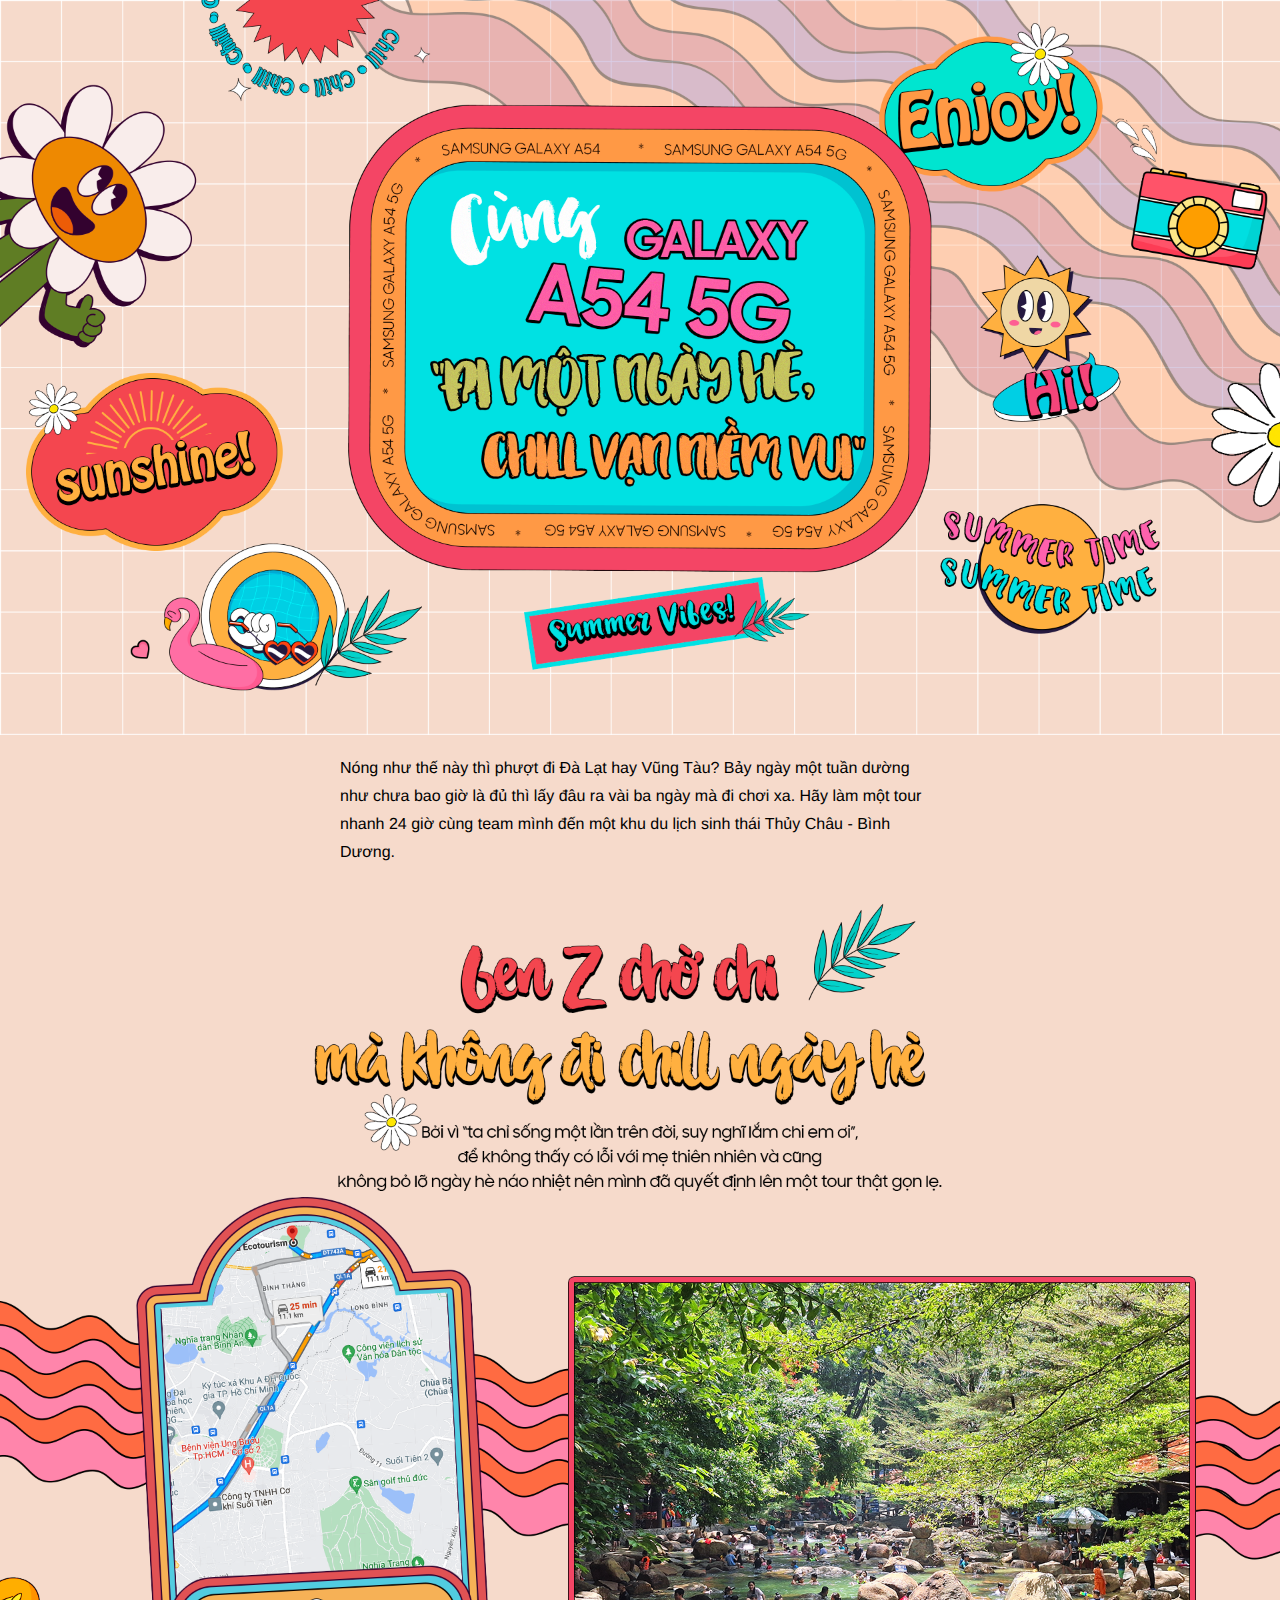
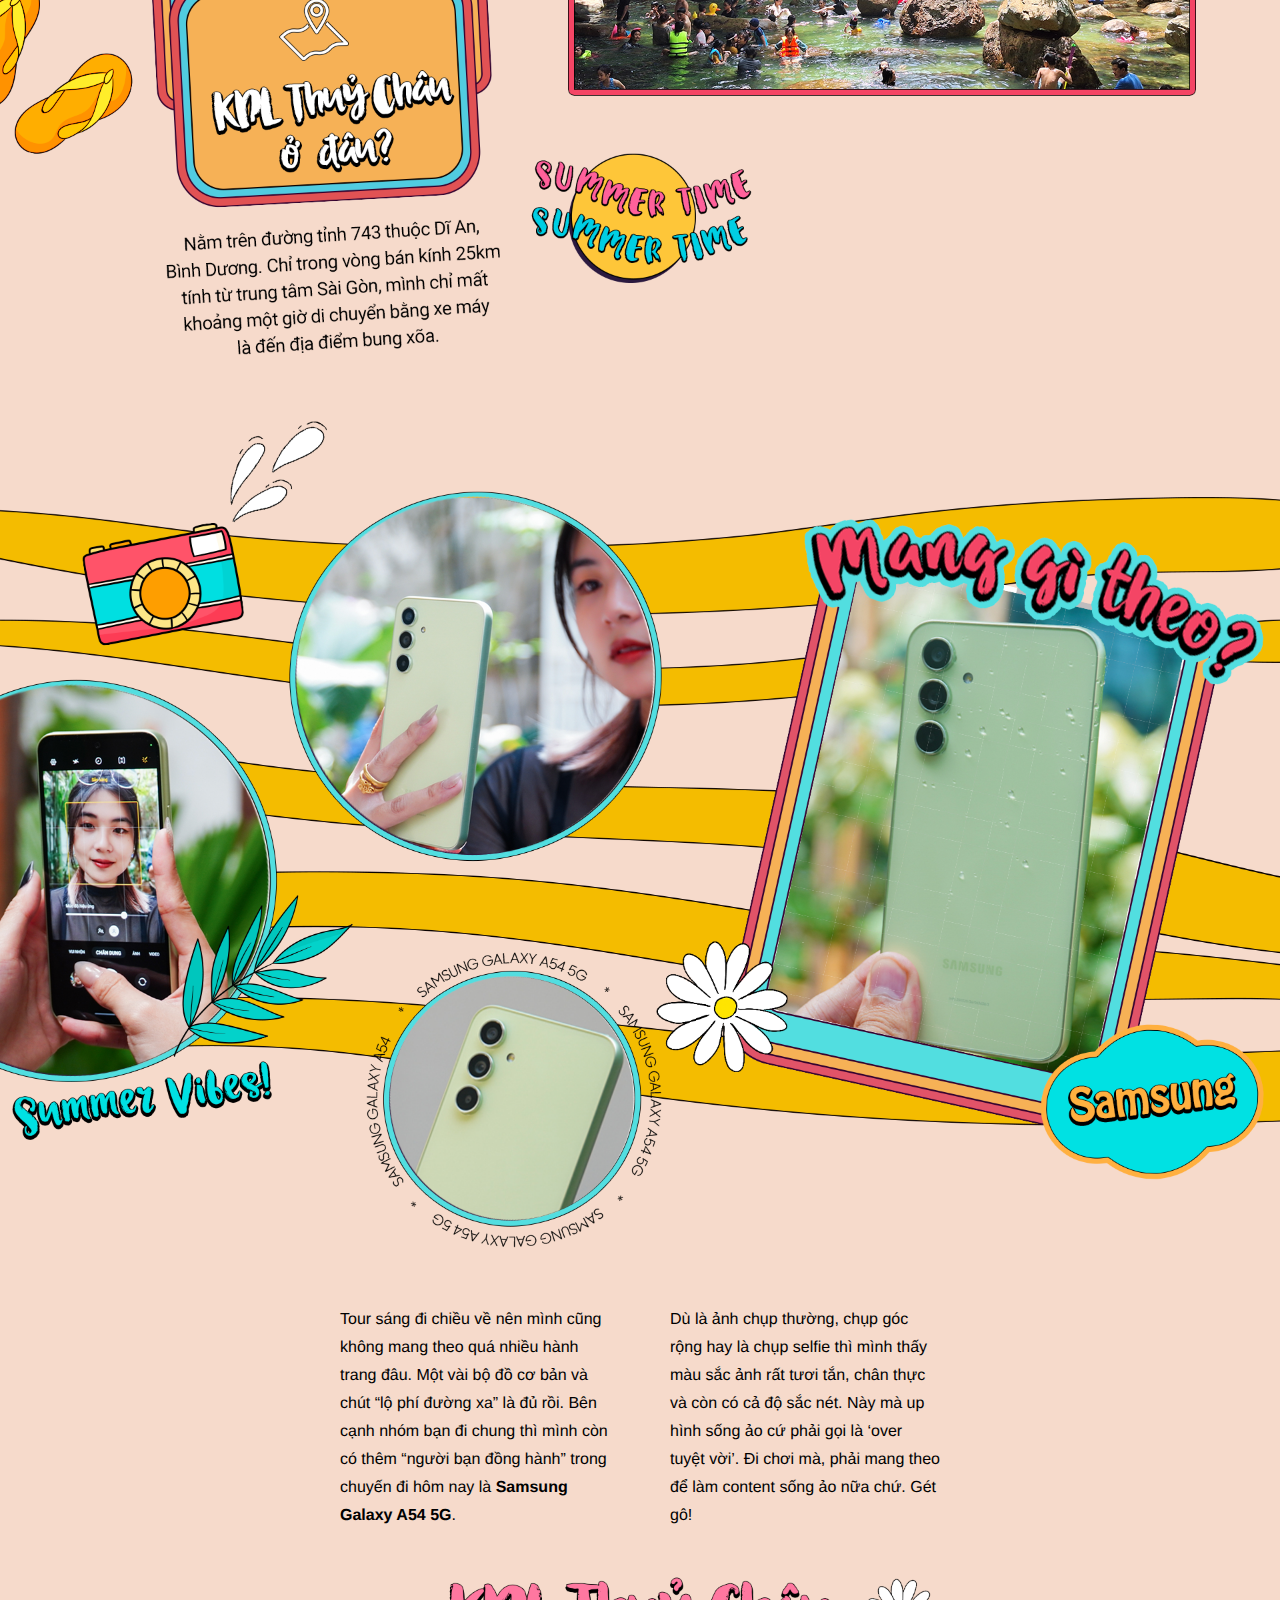
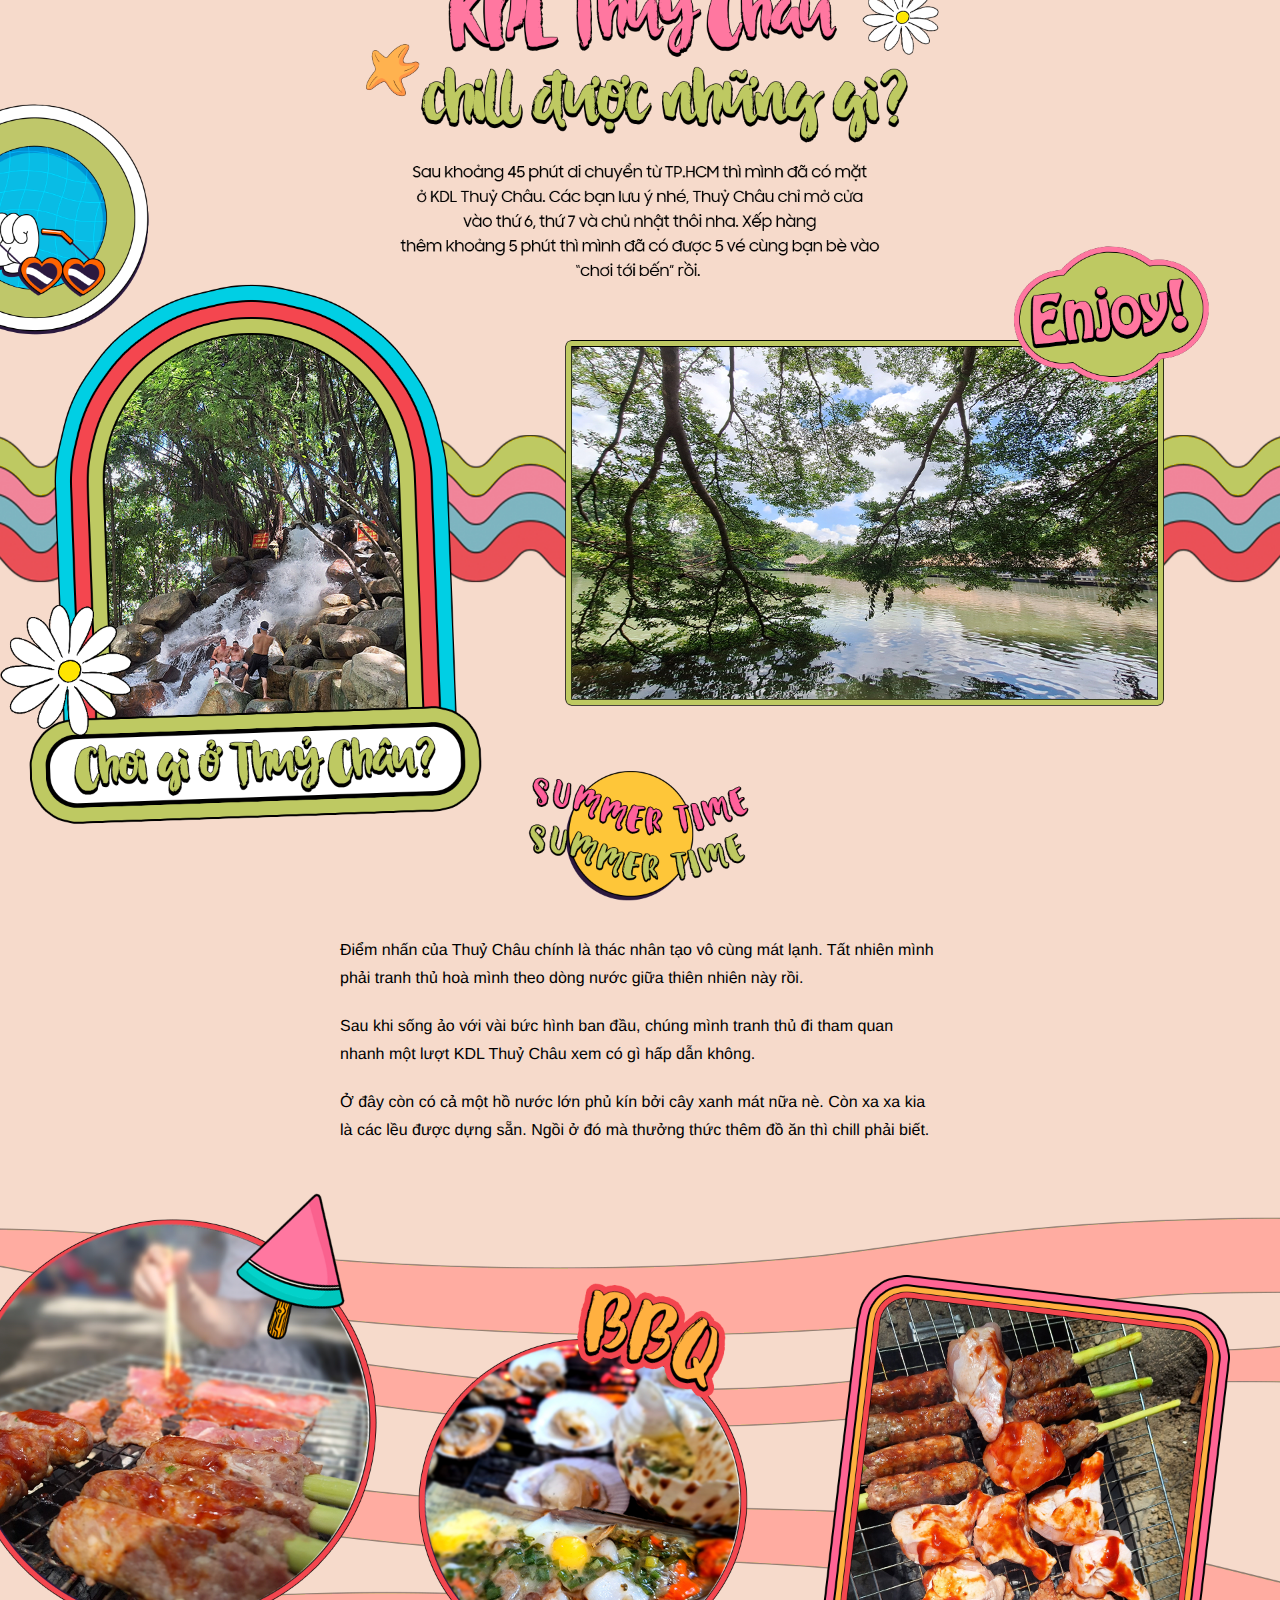
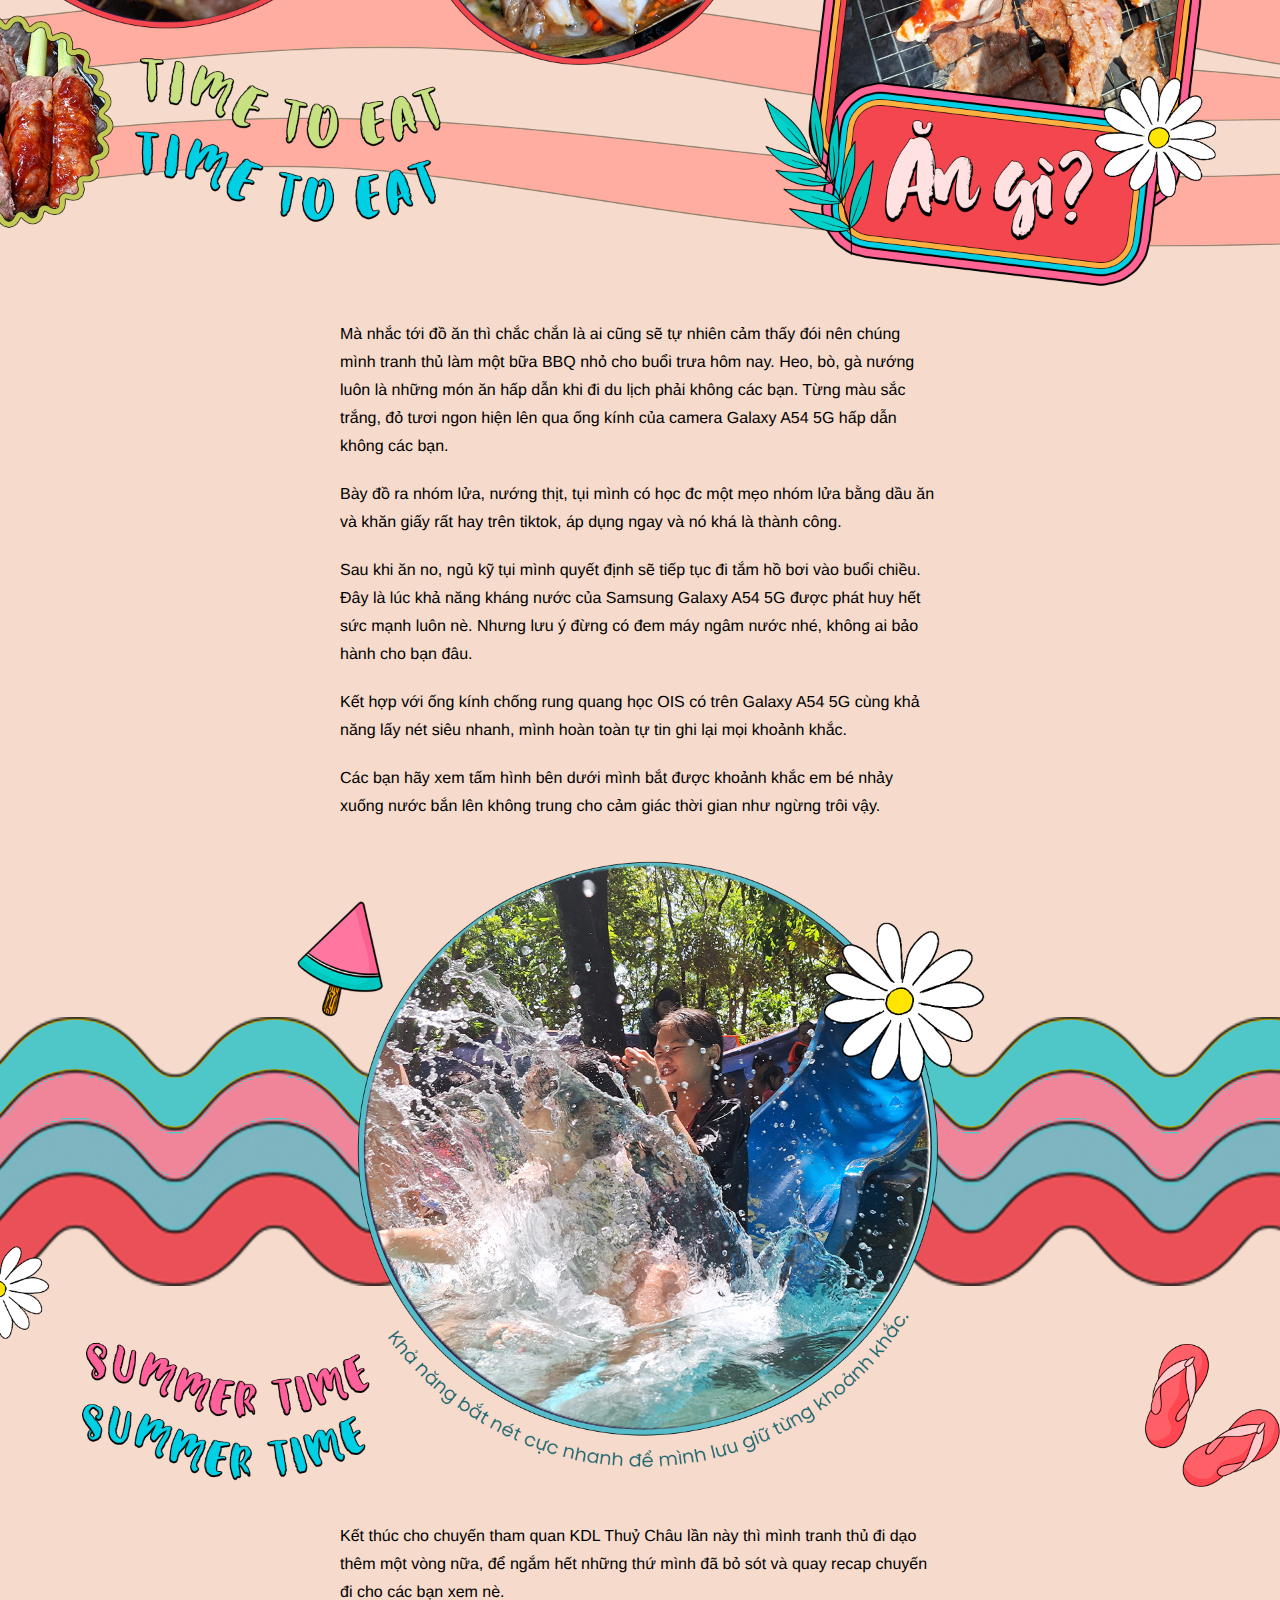
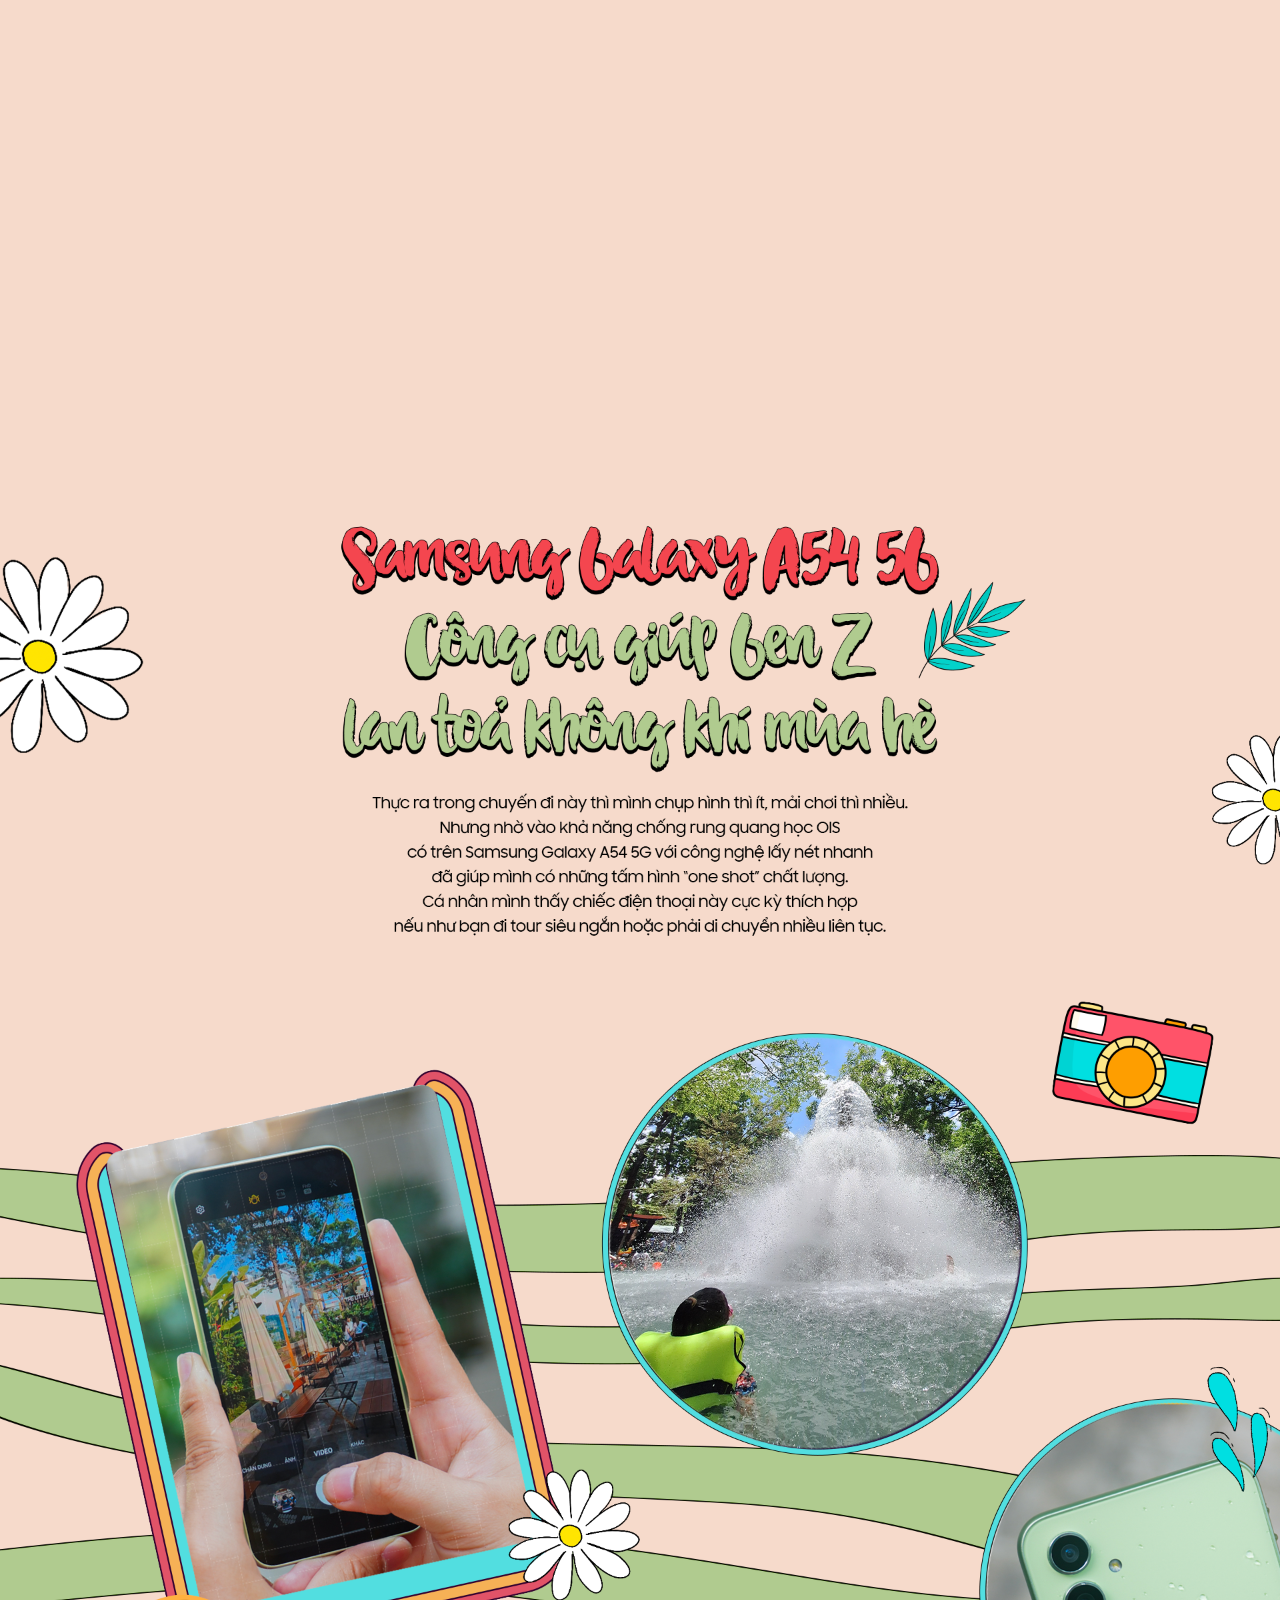
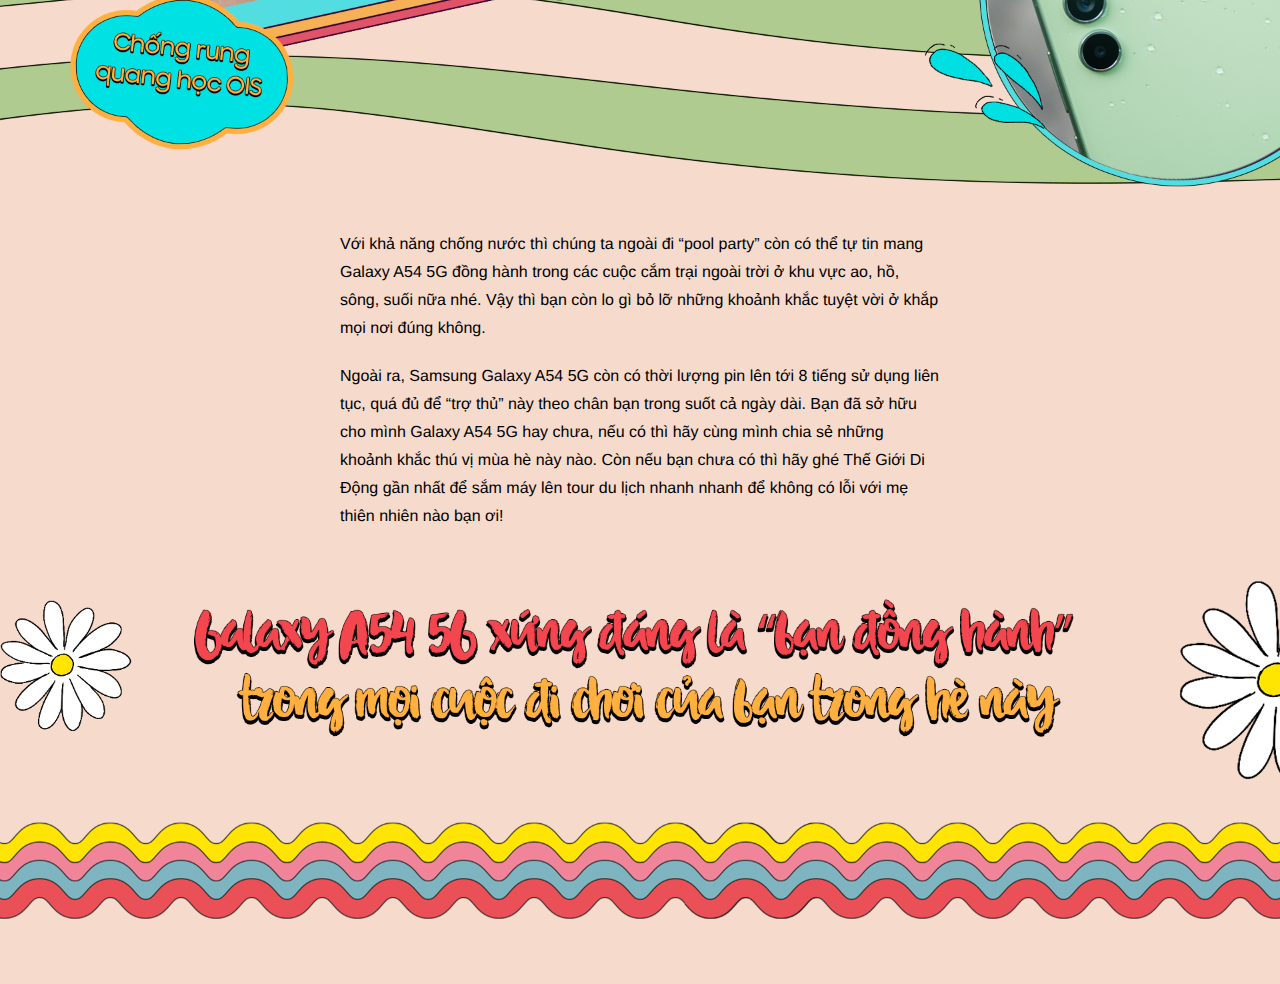
<file: DESKTOP/index.html>
<!DOCTYPE html>
<html>
  <!-- HTML5 shim and Respond.js IE8 support of HTML5 elements and media queries -->
  <!--[if lt IE 9]>
	<script src="detectie/html5shiv.js"></script>
	<script src="detectie/respond.min.js"></script>
	<![endif]-->
  <head>
    <title>Thế giới di động</title>
    <meta charset="utf-8">
    <link href="css/style.css" type="text/css" rel="stylesheet" media="screen">
    <link href="https://fonts.googleapis.com/css?family=Open+Sans" rel="stylesheet">
    <link href="https://fonts.googleapis.com/css?family=Arimo" rel="stylesheet">
    <link rel="stylesheet" type="text/css" href="css/aos.css">
    <script src="js/aos.js"></script>
  </head>
  <body>
    <script>
      AOS.init();
    </script>
    <div class="block-header">
      <img src="images/header.png">
    </div>
    <section>
      <article>
        <p>Nóng như thế này thì phượt đi Đà Lạt hay Vũng Tàu? Bảy ngày một tuần dường như chưa bao giờ là đủ thì lấy đâu ra vài ba ngày mà đi chơi xa. Hãy làm một tour nhanh 24 giờ cùng team mình đến một khu du lịch sinh thái Thủy Châu - Bình Dương.</p>
      </article>
      <div class="img-fullsize">
        <img src="images/img01.png">
      </div>
      <div class="img-fullsize">
        <img src="images/img02.png">
      </div>
      <article>
        <div class="row">
          <div class="column">
            <p>Tour sáng đi chiều về nên mình cũng không mang theo quá nhiều hành trang đâu. Một vài bộ đồ cơ bản và chút “lộ phí đường xa” là đủ rồi. Bên cạnh nhóm bạn đi chung thì mình còn có thêm “người bạn đồng hành” trong chuyến đi hôm nay là <a href="https://www.thegioididong.com/dtdd/samsung-galaxy-a54-5g-128gb">Samsung Galaxy A54 5G</a>.</p>
          </div>
          <div class="column">
            <p>Dù là ảnh chụp thường, chụp góc rộng hay là chụp selfie thì mình thấy màu sắc ảnh rất tươi tắn, chân thực và còn có cả độ sắc nét. Này mà up hình sống ảo cứ phải gọi là ‘over tuyệt vời’. Đi chơi mà, phải mang theo để làm content sống ảo nữa chứ. Gét gô!</p>
          </div>
        </div>
      </article>
      <div class="img-fullsize">
        <img src="images/img03.png">
      </div>
      <article>
        <p>Điểm nhấn của Thuỷ Châu chính là thác nhân tạo vô cùng mát lạnh. Tất nhiên mình phải tranh thủ hoà mình theo dòng nước giữa thiên nhiên này rồi.</p>
        <p> Sau khi sống ảo với vài bức hình ban đầu, chúng mình tranh thủ đi tham quan nhanh một lượt KDL Thuỷ Châu xem có gì hấp dẫn không.</p>
        <p>Ở đây còn có cả một hồ nước lớn phủ kín bởi cây xanh mát nữa nè. Còn xa xa kia là các lều được dựng sẵn. Ngồi ở đó mà thưởng thức thêm đồ ăn thì chill phải biết.</p>
      </article>
      <div class="img-fullsize">
        <img src="images/img04.png">
      </div>
      <article>
        <p>Mà nhắc tới đồ ăn thì chắc chắn là ai cũng sẽ tự nhiên cảm thấy đói nên chúng mình tranh thủ làm một bữa BBQ nhỏ cho buổi trưa hôm nay. Heo, bò, gà nướng luôn là những món ăn hấp dẫn khi đi du lịch phải không các bạn. Từng màu sắc trắng, đỏ tươi ngon hiện lên qua ống kính của camera Galaxy A54 5G hấp dẫn không các bạn.</p>
        <p>Bày đồ ra nhóm lửa, nướng thịt, tụi mình có học đc một mẹo nhóm lửa bằng dầu ăn và khăn giấy rất hay trên tiktok, áp dụng ngay và nó khá là thành công.</p>
        <p>Sau khi ăn no, ngủ kỹ tụi mình quyết định sẽ tiếp tục đi tắm hồ bơi vào buổi chiều. Đây là lúc khả năng kháng nước của Samsung Galaxy A54 5G được phát huy hết sức mạnh luôn nè. Nhưng lưu ý đừng có đem máy ngâm nước nhé, không ai bảo hành cho bạn đâu.</p>
        <p>Kết hợp với ống kính chống rung quang học OIS có trên Galaxy A54 5G cùng khả năng lấy nét siêu nhanh, mình hoàn toàn tự tin ghi lại mọi khoảnh khắc.</p>
        <p>Các bạn hãy xem tấm hình bên dưới mình bắt được khoảnh khắc em bé nhảy xuống nước bắn lên không trung cho cảm giác thời gian như ngừng trôi vậy.</p>
      </article>
      <div class="img-fullsize">
        <img src="images/img06.png">
      </div>
      <article>
        <p>Kết thúc cho chuyến tham quan KDL Thuỷ Châu lần này thì mình tranh thủ đi dạo thêm một vòng nữa, để ngắm hết những thứ mình đã bỏ sót và quay recap chuyến đi cho các bạn xem nè.</p>
        <div class="youtube">
          <iframe width="800" height="450" src="https://www.youtube.com/embed/cEj2jPNuQow" title="YouTube video player" frameborder="0" allow="accelerometer; autoplay; clipboard-write; encrypted-media; gyroscope; picture-in-picture; web-share" allowfullscreen></iframe>
        </div>
      </article>
      <div class="img-fullsize">
        <img src="images/img07.png">
      </div>
      <article>
        <p>Với khả năng chống nước thì chúng ta ngoài đi “pool party” còn có thể tự tin mang Galaxy A54 5G đồng hành trong các cuộc cắm trại ngoài trời ở khu vực ao, hồ, sông, suối nữa nhé. Vậy thì bạn còn lo gì bỏ lỡ những khoảnh khắc tuyệt vời ở khắp mọi nơi đúng không.</p>
        <p>Ngoài ra, Samsung Galaxy A54 5G còn có thời lượng pin lên tới 8 tiếng sử dụng liên tục, quá đủ để “trợ thủ” này theo chân bạn trong suốt cả ngày dài.
          Bạn đã sở hữu cho mình Galaxy A54 5G hay chưa, nếu có thì hãy cùng mình chia sẻ những khoảnh khắc thú vị mùa hè này nào. Còn nếu bạn chưa có thì hãy ghé Thế Giới Di Động gần nhất để sắm máy lên tour du lịch nhanh nhanh để không có lỗi với mẹ thiên nhiên nào bạn ơi!</p>
      </article>
      <div class="img-fullsize">
        <a href="https://www.thegioididong.com/dtdd/samsung-galaxy-a54">
          <img src="images/img08.png">
        </a>
      </div>
    </section>
  </body>
</html>
</file>
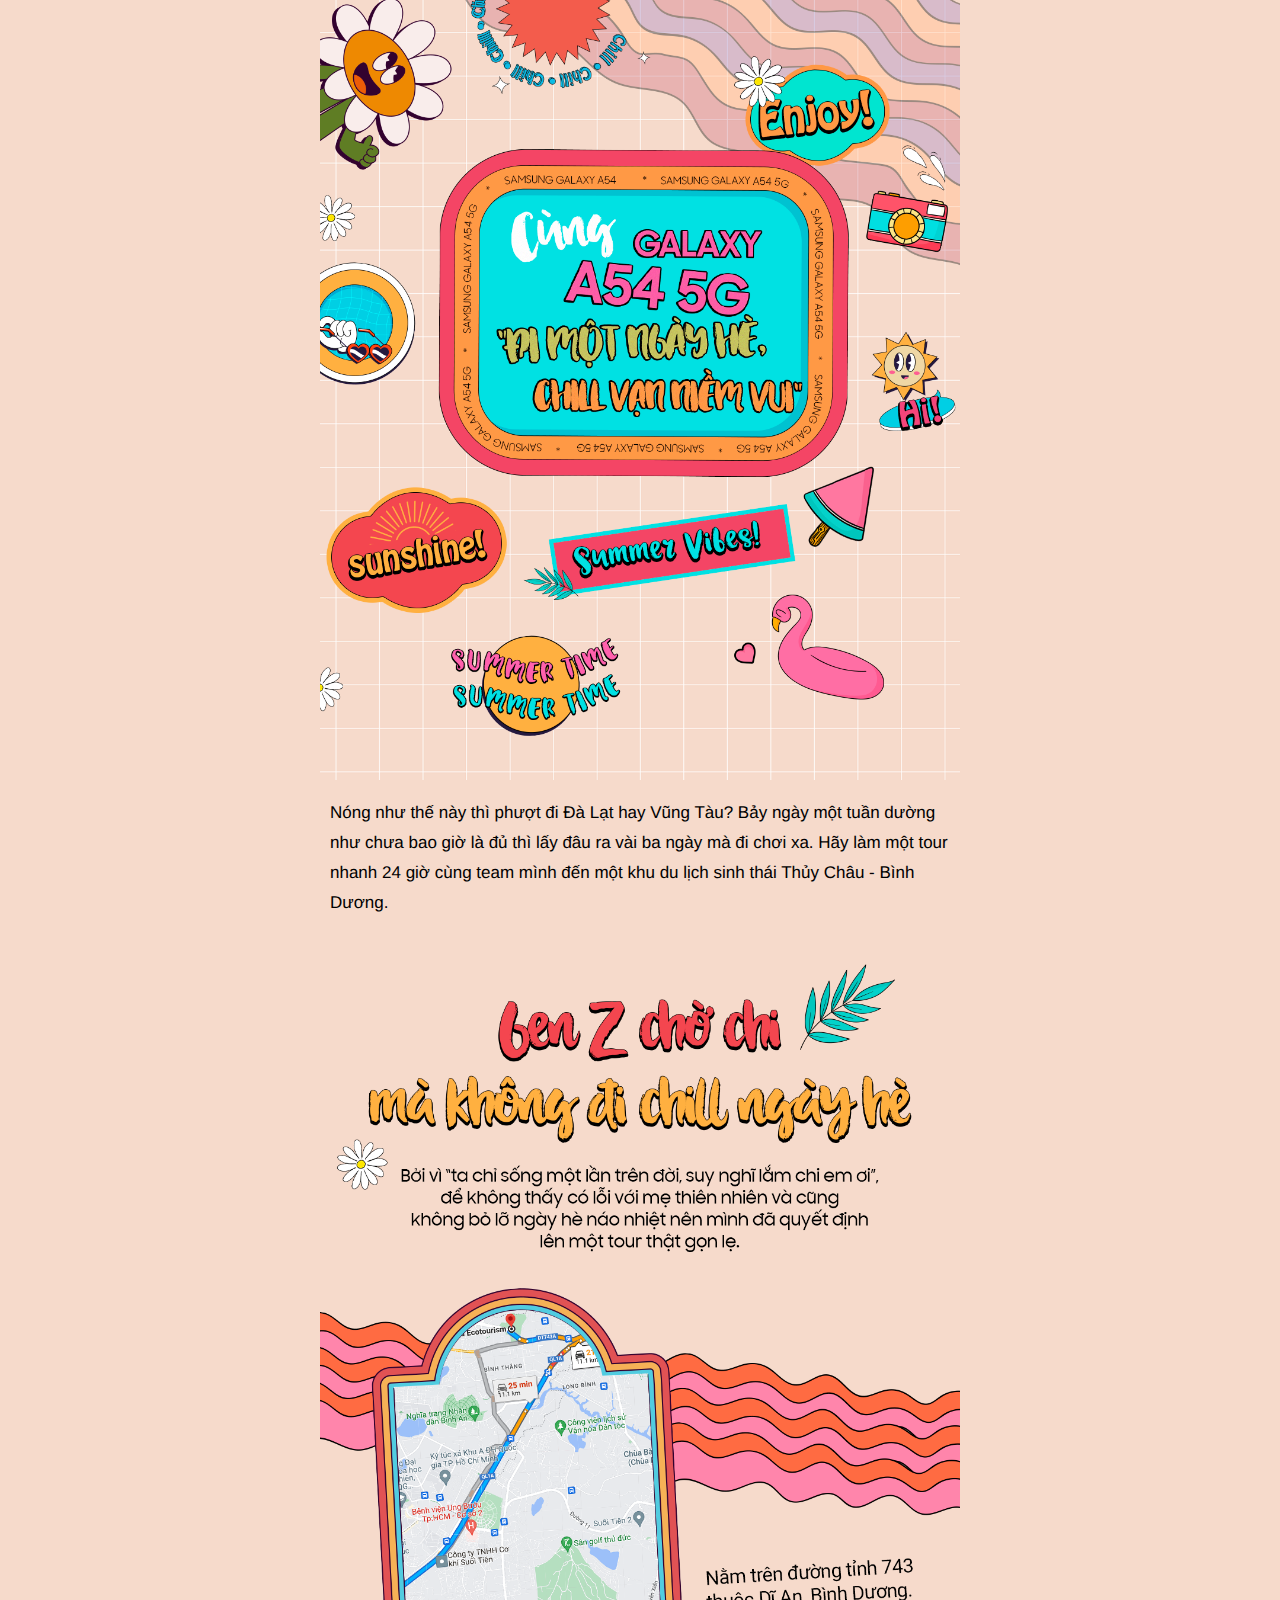
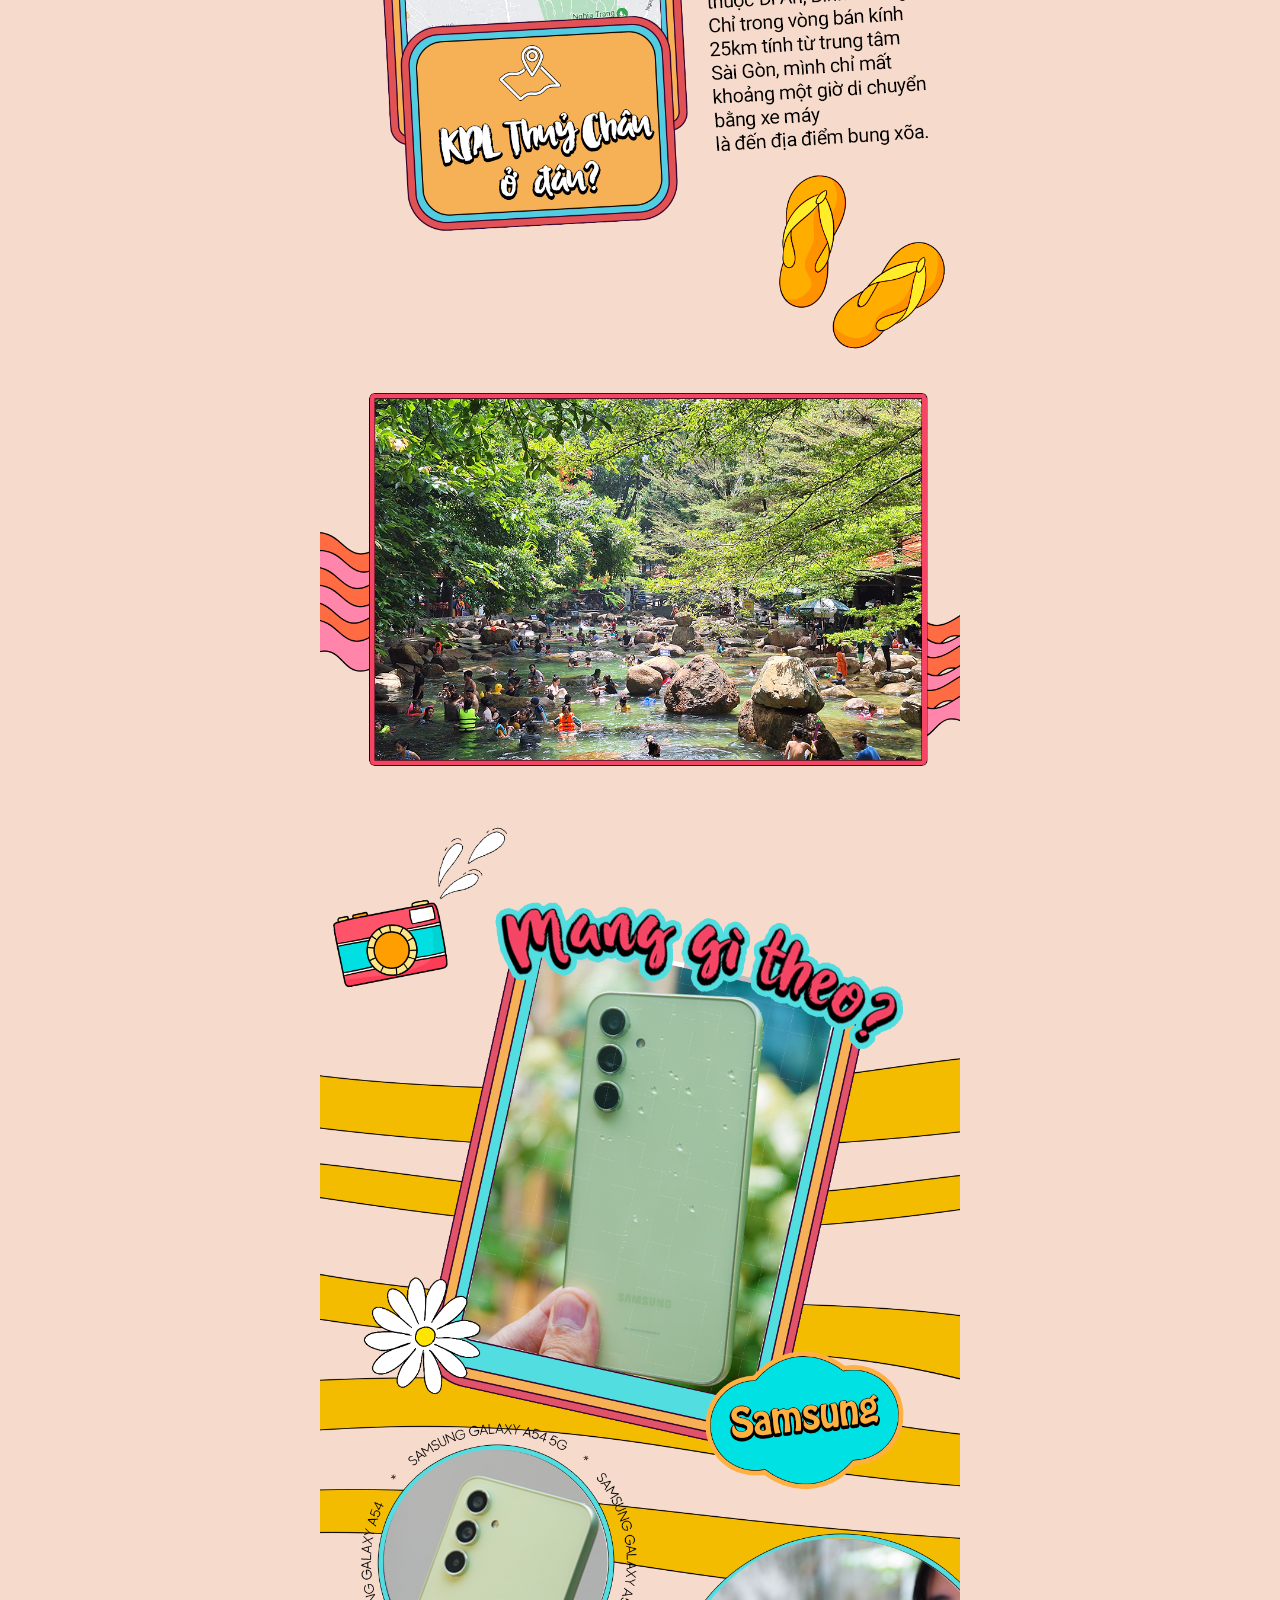
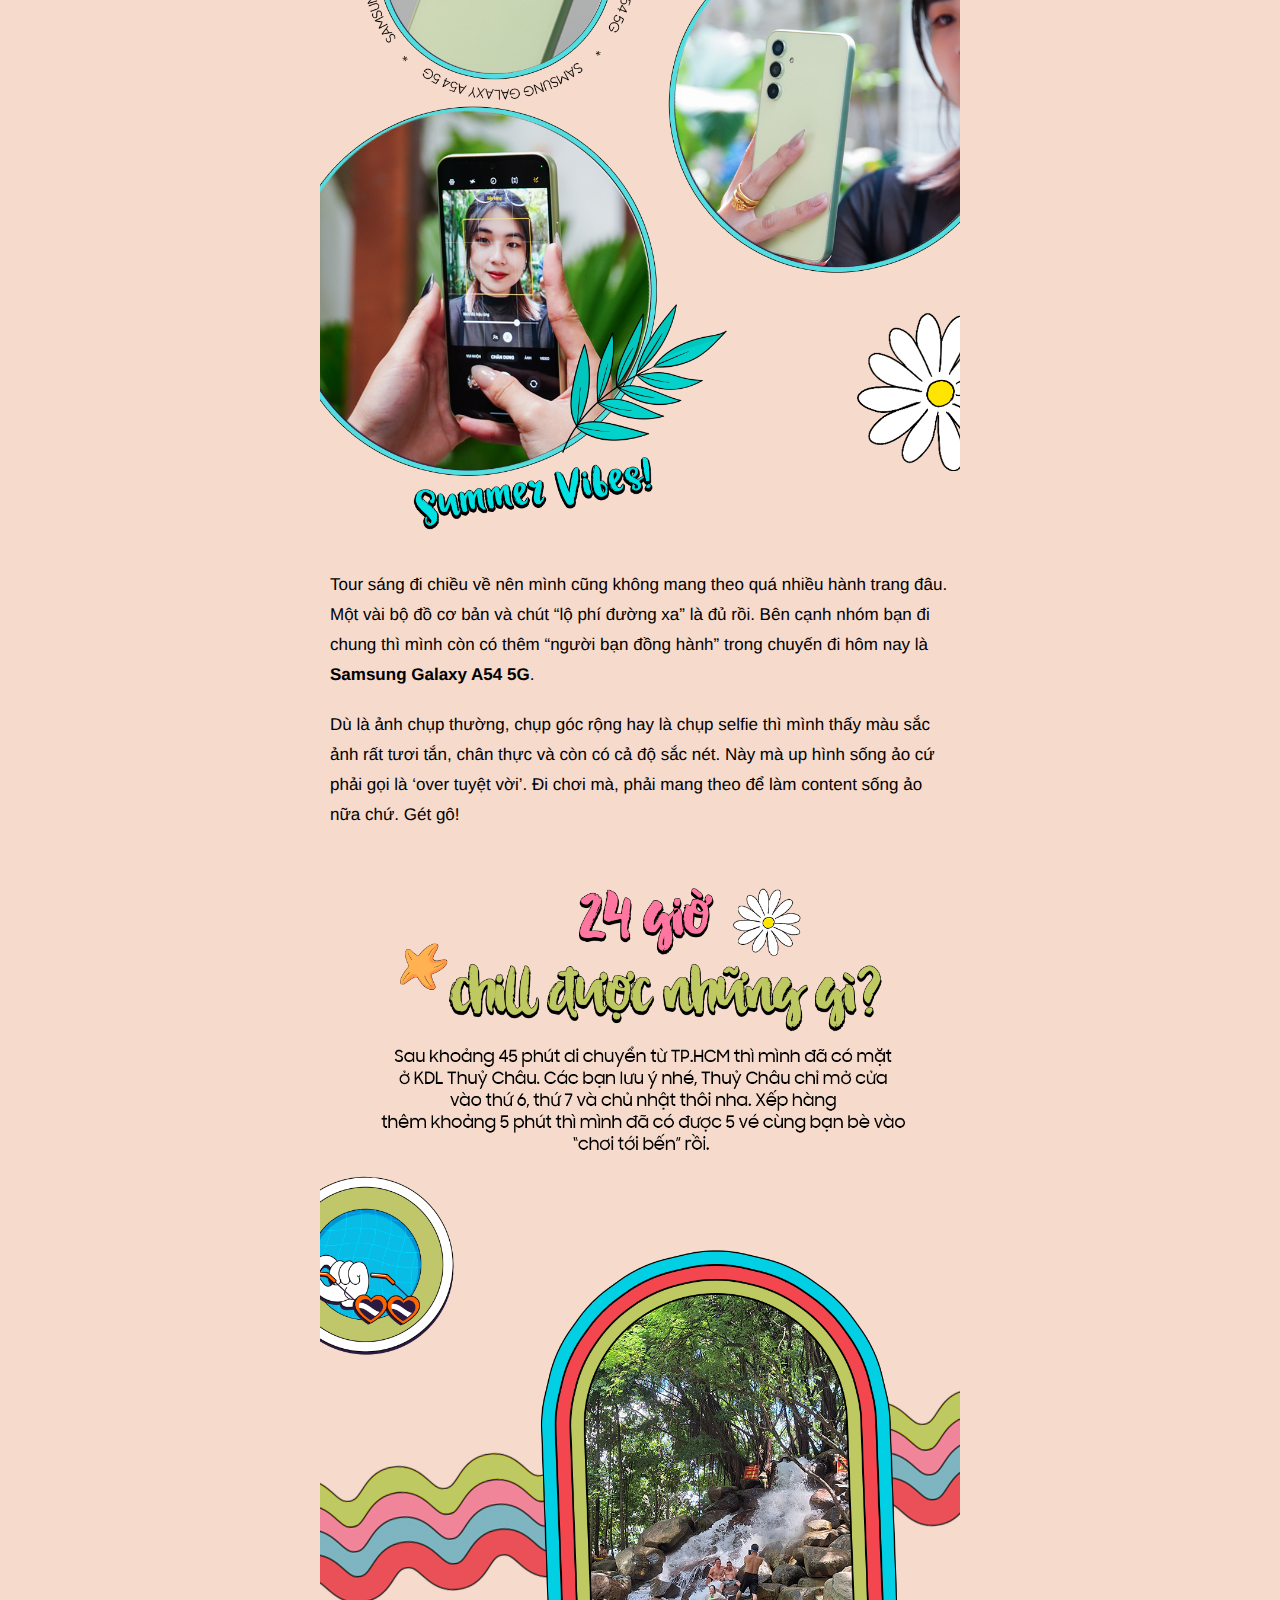
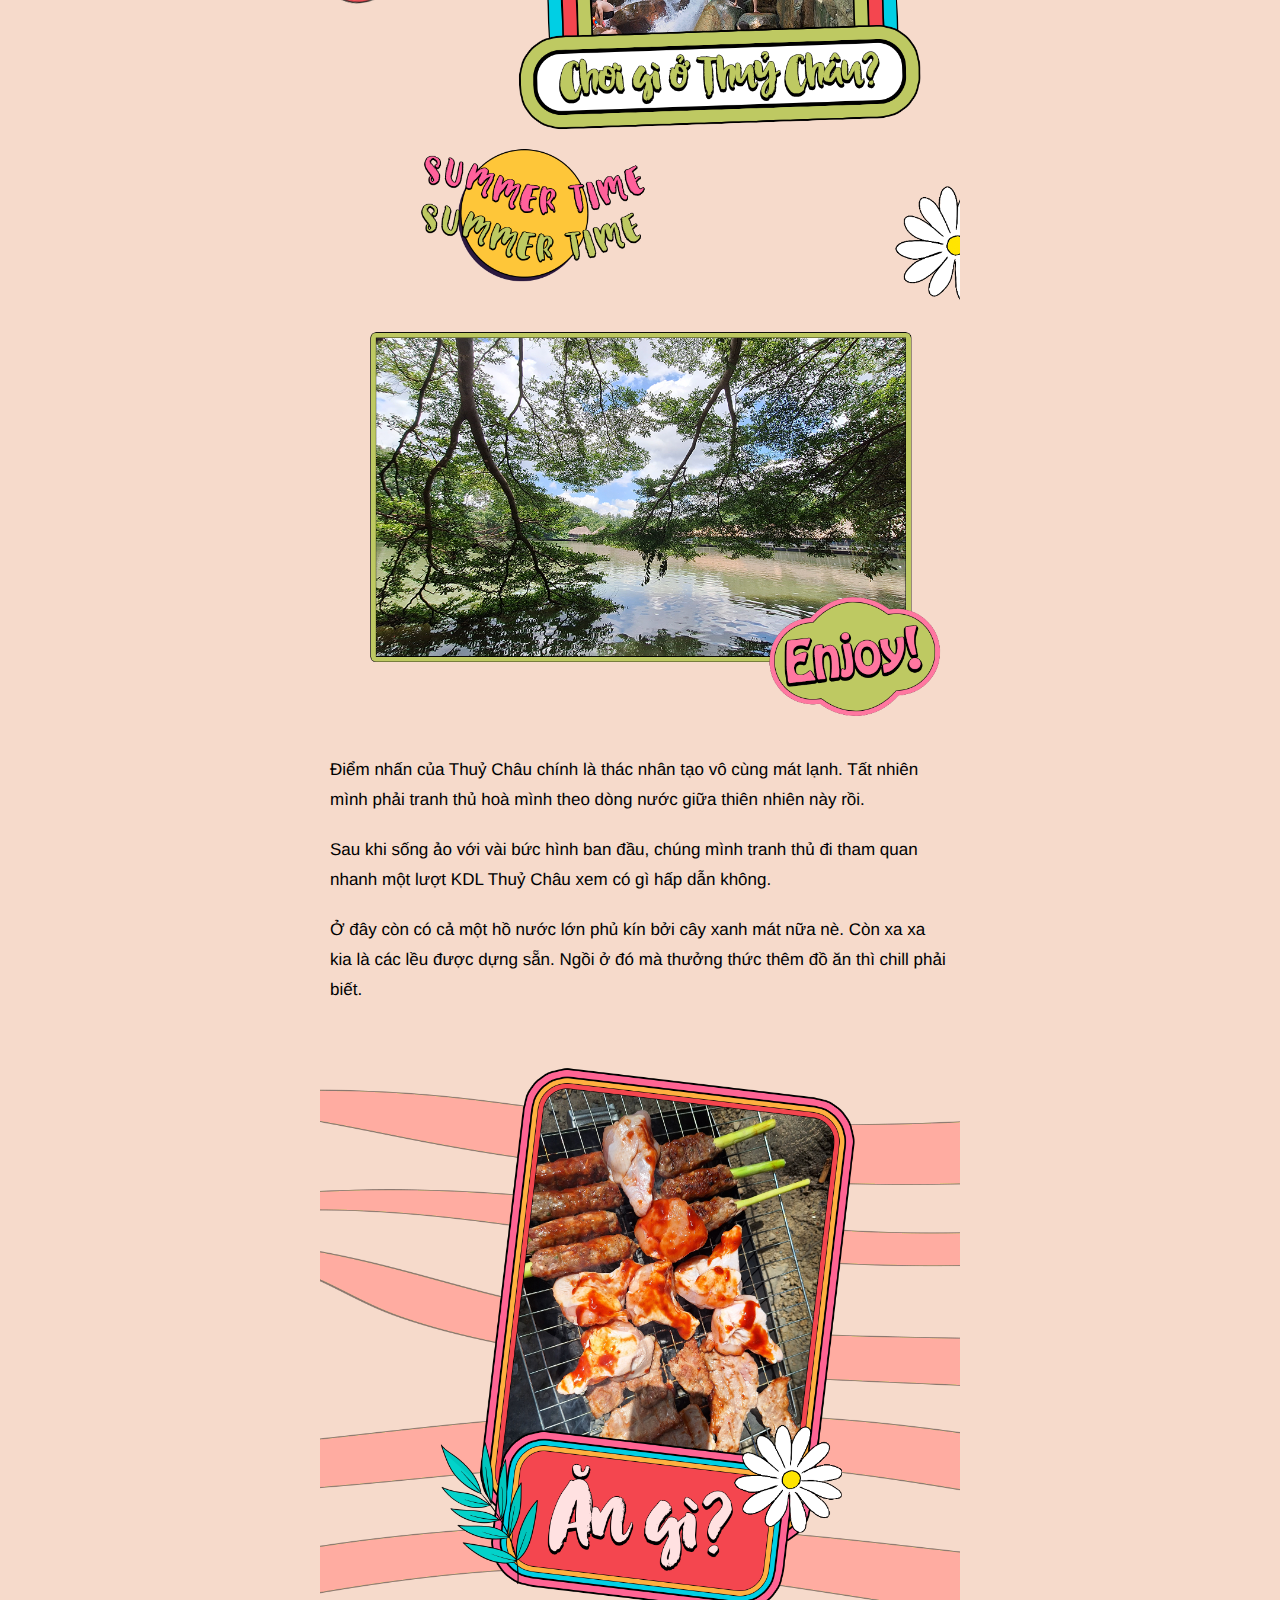
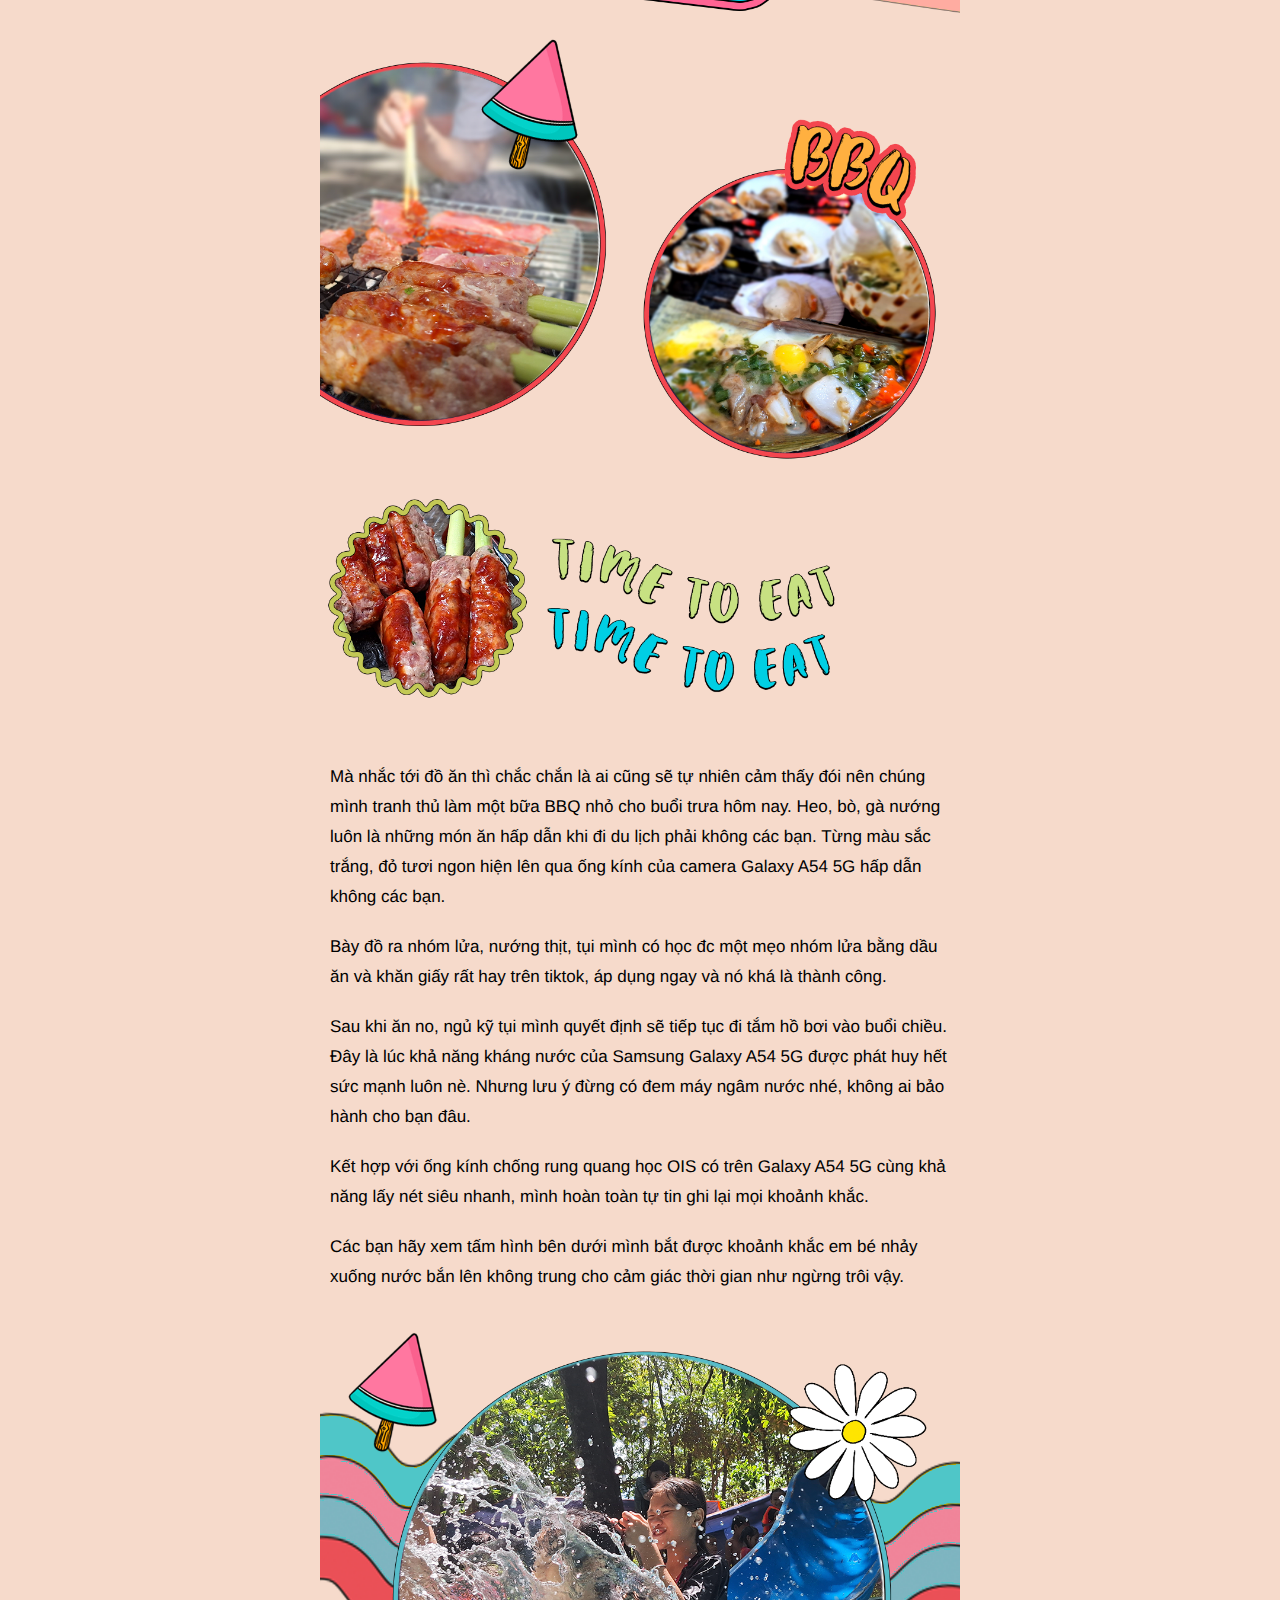
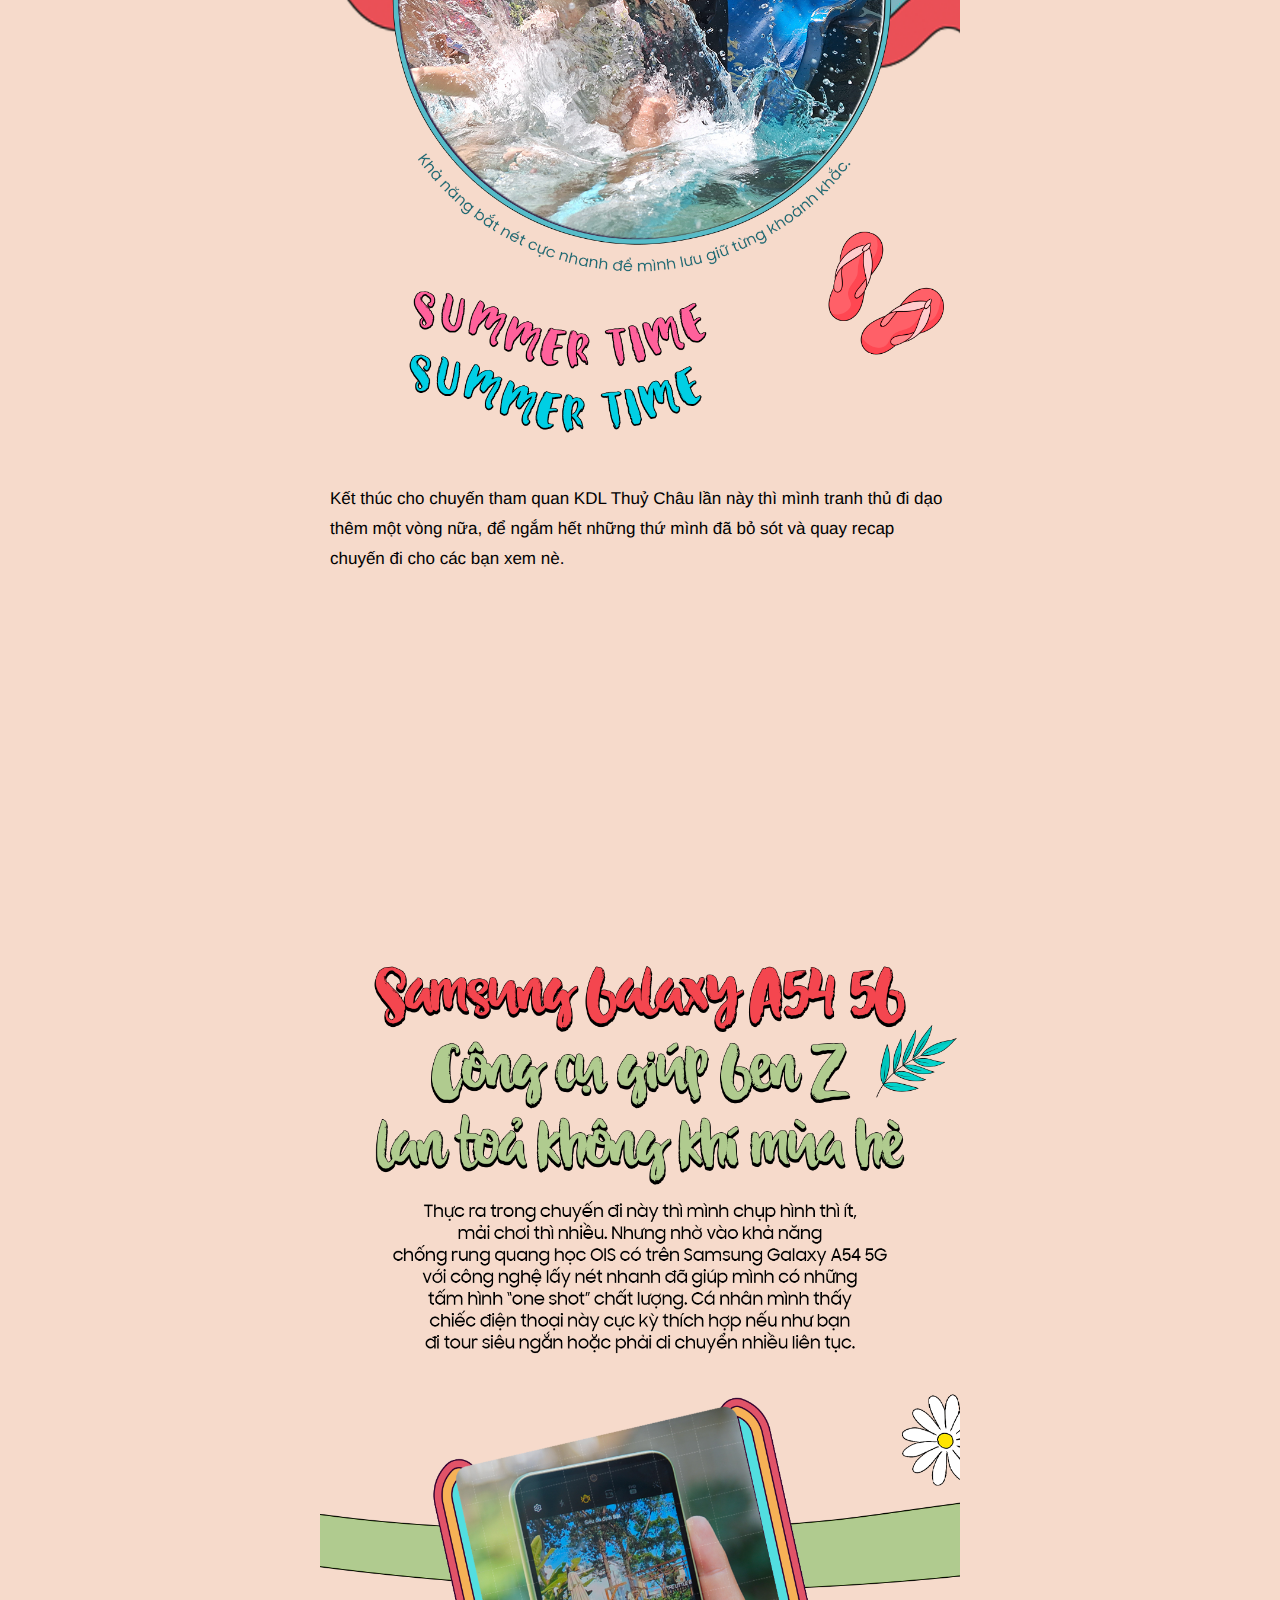
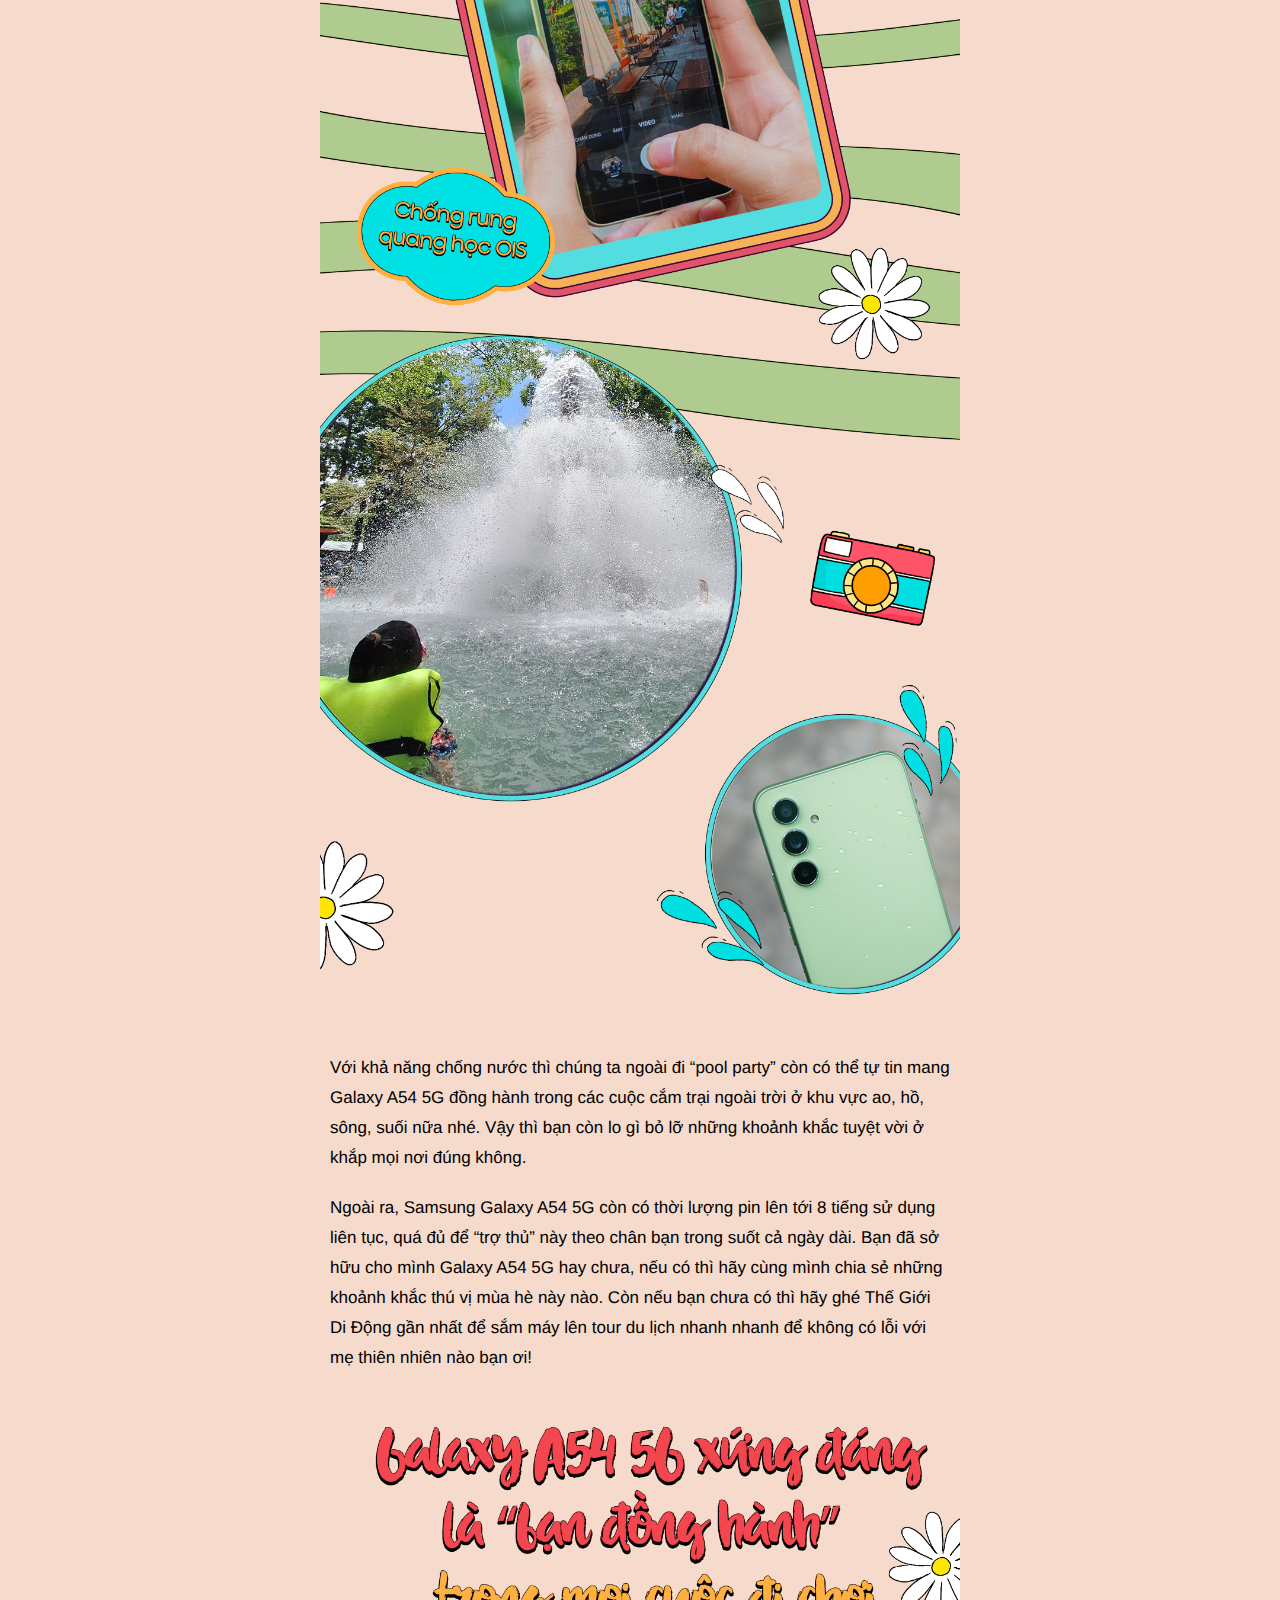
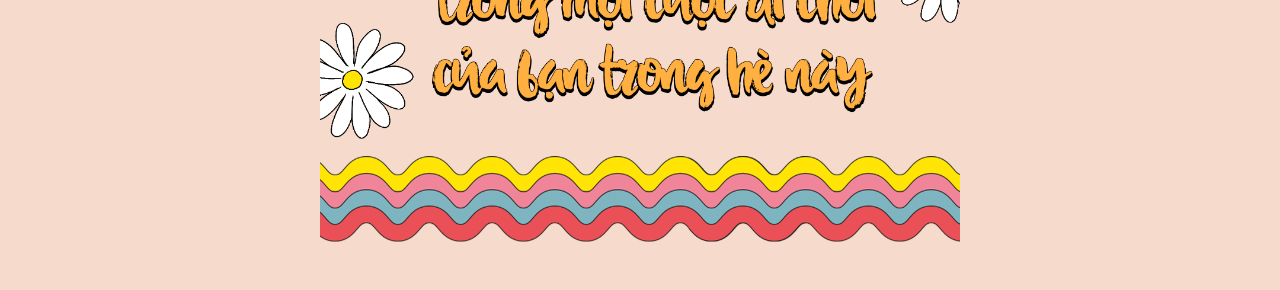
<file: MOBILE/index.html>
<!donuype html>
<html>
<head>
	<meta charset="utf-8">
	<meta name="viewport" content="width=device-width, height=device-height, initial-scale=1, maximum-scale=1, user-scalable=0" />
	<title>Thế giới di động</title>
	<link href="css/style.css" type="text/css" rel="stylesheet" media="screen">
	<link href="https://fonts.googleapis.com/css?family=Open+Sans" rel="stylesheet">
	<link href="https://fonts.googleapis.com/css?family=Arimo" rel="stylesheet">
</head>
<body>
	<div class="block-header">
		<img src="images/header.png"><br>
	</div>
	<div class="how-richkid">
		<div class="container del-marginbottom">
			<p>Nóng như thế này thì phượt đi Đà Lạt hay Vũng Tàu? Bảy ngày một tuần dường như chưa bao giờ là đủ thì lấy đâu ra vài ba ngày mà đi chơi xa. Hãy làm một tour nhanh 24 giờ cùng team mình đến một khu du lịch sinh thái Thủy Châu - Bình Dương.</p>

			<div class="img-fullscreen">
				<img src="images/img01.png">
			</div>

			<div class="img-fullscreen">
				<img src="images/img02.png">
			</div>

			<p>Tour sáng đi chiều về nên mình cũng không mang theo quá nhiều hành trang đâu. Một vài bộ đồ cơ bản và chút “lộ phí đường xa” là đủ rồi. Bên cạnh nhóm bạn đi chung thì mình còn có thêm “người bạn đồng hành” trong chuyến đi hôm nay là <a href="https://www.thegioididong.com/dtdd/samsung-galaxy-a54-5g-128gb">Samsung Galaxy A54 5G</a>.</p>

			<p>Dù là ảnh chụp thường, chụp góc rộng hay là chụp selfie thì mình thấy màu sắc ảnh rất tươi tắn, chân thực và còn có cả độ sắc nét. Này mà up hình sống ảo cứ phải gọi là ‘over tuyệt vời’. Đi chơi mà, phải mang theo để làm content sống ảo nữa chứ. Gét gô!</p>

			<div class="img-fullscreen">
				<img src="images/img03.png">
			</div>

			<p>Điểm nhấn của Thuỷ Châu chính là thác nhân tạo vô cùng mát lạnh. Tất nhiên mình phải tranh thủ hoà mình theo dòng nước giữa thiên nhiên này rồi.</p>
			<p> Sau khi sống ảo với vài bức hình ban đầu, chúng mình tranh thủ đi tham quan nhanh một lượt KDL Thuỷ Châu xem có gì hấp dẫn không.</p>
			<p>Ở đây còn có cả một hồ nước lớn phủ kín bởi cây xanh mát nữa nè. Còn xa xa kia là các lều được dựng sẵn. Ngồi ở đó mà thưởng thức thêm đồ ăn thì chill phải biết.</p>

			<div class="img-fullscreen">
				<img src="images/img04.png">
			</div>

			<p>Mà nhắc tới đồ ăn thì chắc chắn là ai cũng sẽ tự nhiên cảm thấy đói nên chúng mình tranh thủ làm một bữa BBQ nhỏ cho buổi trưa hôm nay. Heo, bò, gà nướng luôn là những món ăn hấp dẫn khi đi du lịch phải không các bạn. Từng màu sắc trắng, đỏ tươi ngon hiện lên qua ống kính của camera Galaxy A54 5G hấp dẫn không các bạn.</p>
			<p>Bày đồ ra nhóm lửa, nướng thịt, tụi mình có học đc một mẹo nhóm lửa bằng dầu ăn và khăn giấy rất hay trên tiktok, áp dụng ngay và nó khá là thành công.</p>
			<p>Sau khi ăn no, ngủ kỹ tụi mình quyết định sẽ tiếp tục đi tắm hồ bơi vào buổi chiều. Đây là lúc khả năng kháng nước của Samsung Galaxy A54 5G được phát huy hết sức mạnh luôn nè. Nhưng lưu ý đừng có đem máy ngâm nước nhé, không ai bảo hành cho bạn đâu.</p>
			<p>Kết hợp với ống kính chống rung quang học OIS có trên Galaxy A54 5G cùng khả năng lấy nét siêu nhanh, mình hoàn toàn tự tin ghi lại mọi khoảnh khắc.</p>
			<p>Các bạn hãy xem tấm hình bên dưới mình bắt được khoảnh khắc em bé nhảy xuống nước bắn lên không trung cho cảm giác thời gian như ngừng trôi vậy.</p>

			<div class="img-fullscreen">
				<img src="images/img06.png">
			</div>

			<p>Kết thúc cho chuyến tham quan KDL Thuỷ Châu lần này thì mình tranh thủ đi dạo thêm một vòng nữa, để ngắm hết những thứ mình đã bỏ sót và quay recap chuyến đi cho các bạn xem nè.</p>

			<div class="youtube">
				<iframe width="380" height="315" src="https://www.youtube.com/embed/cEj2jPNuQow" frameborder="0" allow="accelerometer; autoplay; clipboard-write; encrypted-media; gyroscope; picture-in-picture" allowfullscreen></iframe>
			</div>

			<div class="img-fullscreen">
				<img src="images/img07.png">
			</div>

			<p>Với khả năng chống nước thì chúng ta ngoài đi “pool party” còn có thể tự tin mang Galaxy A54 5G đồng hành trong các cuộc cắm trại ngoài trời ở khu vực ao, hồ, sông, suối nữa nhé. Vậy thì bạn còn lo gì bỏ lỡ những khoảnh khắc tuyệt vời ở khắp mọi nơi đúng không.</p>
			<p>Ngoài ra, Samsung Galaxy A54 5G còn có thời lượng pin lên tới 8 tiếng sử dụng liên tục, quá đủ để “trợ thủ” này theo chân bạn trong suốt cả ngày dài.
			Bạn đã sở hữu cho mình Galaxy A54 5G hay chưa, nếu có thì hãy cùng mình chia sẻ những khoảnh khắc thú vị mùa hè này nào. Còn nếu bạn chưa có thì hãy ghé Thế Giới Di Động gần nhất để sắm máy lên tour du lịch nhanh nhanh để không có lỗi với mẹ thiên nhiên nào bạn ơi!</p>
			<div class="img-fullscreen">
				<a href="https://www.thegioididong.com/dtdd/samsung-galaxy-a54">
					<img src="images/img08.png">
				</a>
			</div>
		</div>
	</div>
</body>
</file>
<file: DESKTOP/css/style.css>
* {
    margin: 0;
    padding: 0;
}

img {
    border: 0;
    display: block;
}

a {
    /*text-decoration: none;*/
}

ul, ol {
    /*list-style: none;*/
    list-style: inside;
}

.clr {
    clear: both;
}

body, input, button, option, textarea, label, select, legend, h1, h2, h3, h4, h5, h6, h1 a, h2 a, h3 a, h4 a, h5 a, h6 a {
    font: 14px/18px Arial, Helvetica, sans-serif;
    color: #333;
    outline: none;
}

p {
    -webkit-margin-before: 0;
    -webkit-margin-after: 0;
    -webkit-margin-start: 0;
    -webkit-margin-end: 0;
    text-rendering: geometricPrecision;
}
input[type=text], input[type=tel], textarea {
    -webkit-appearance: none;
}

body{
    background-color: #F6DACB;
    /*background-image: url(../images/background.jpg);*/
    /*color: black;*/
}

body a:link{
    color: black;
    -webkit-text-fill-color: black;
    font-weight: bold;
    text-decoration:none;
}

section{
    max-width: 1920px;
    width: 100%;
    min-width: 980px;
    margin: 0 auto;
}

article{
    display: block;
    overflow: hidden;
    width: 800px;
    margin: auto;
}
p{
    margin: 0 auto 20px auto;
    font-size: 16px;
    /*color: #333;*/
    line-height: 28px;
    color: black;
}
article p{
    width: 600px;
}

.column p {
    width: 100%;
}

img{
    width: 100%;
}

.customFontSize{
    font-size: 14px;
}
.block-header{
    margin-bottom: 20px;
}

.block-footer{
    margin-bottom: 0!important;
}

.outline{
    width: 600px;
    margin: 0 auto 20px auto;
}

.img-fullsize, .img-medium, .img-medium-, .img-medium--{
    margin: 0 auto 20px auto;
}
.img-medium{
    width: 600px;
}

.img-medium-{
    width: 700px;
}

.img-medium--{
    width: 1200px;
}

.img-left{
    position: relative;
    right: 38%;
}

.row{
    width: 600px;
    margin: 0 auto;
    display: flex;
}

.row:after {
  content: "";
  display: table;
  clear: both;
}

.column{
  float: left;
  width: 50%;
}

.column img{
    width: 140%;
}

.font-bold{
    font-weight: bold;
}
.font-italic{
    font-style: italic;
}

.column:nth-child(odd){
    margin-right: 5%;
}

.column:nth-child(even){
    margin-left: 5%;
}

.youtube .caption-youtube{
    color: #999;
    font-size: 14px;
    font-style: italic;
    padding-top: 10px;
    text-align: center;
    margin-bottom: 10px;
}

.delete-bottom{
    margin-bottom: 0 !important;
    padding-bottom: 0 !important;
}

.youtube{
    margin-bottom: 20px;
}

.img-fullsize{
    width: 100%;
}
</file>
<file: MOBILE/css/style.css>
* {
    margin: 0;
    padding: 0;
}

img {
    border: 0;
}

a {
    /*text-decoration: none;*/
}

ul, ol {
    /*list-style: none;*/
    list-style: inside;
}

.clr {
    clear: both;
}

body, input, button, option, textarea, label, select, legend, h1, h2, h3, h4, h5, h6, h1 a, h2 a, h3 a, h4 a, h5 a, h6 a {
    font: 14px/18px Arial, Helvetica, sans-serif;
    color: #333;
    outline: none;
}
p {
    -webkit-margin-before: 0;
    -webkit-margin-after: 0;
    -webkit-margin-start: 0;
    -webkit-margin-end: 0;
    text-rendering: geometricPrecision;
}
input[type=text], input[type=tel], textarea {
    -webkit-appearance: none;
}
body{
    background-color: #F6DACB;
    color: black;
}
body a:link{
    color: black;
    font-weight: bold;
    text-decoration:none;
}
.wrapper-tt{
    font-family: 'Open Sans', sans-serif;
    width: 100%;
    max-width: 640px;
    display: block;
    margin: auto
}
[class^="icontt-"], [class*="icontt-"] {
    background-image:url(../images/iconsocial.png);
    background-repeat: no-repeat;
    display: inline-block;
    height: 72px;
    width: 72px;
    line-height: 30px;
    vertical-align: middle;
    background-size: 72px 256px;
}

.customFontSize{
    font-size: 14px;
}

.block-header img{
    width: 100%;
    max-width: 640px;
    display: block;
    margin: auto
}
.container{
    max-width: 640px;
    margin: 0 auto;
}

p, ul{
    padding: 0 10px;
    font-family: Helvetica;
    font-size: 17px;
    line-height: 30px !important;
}
iframe{
    display: block;
    margin: 0 auto;
}
.outline img {
    width: 100%;
}
.font-bold{
    font-weight: bold;
}
.img-fullscreen img{
    width: 100%;
}
.how-richkid .container, .combo-cheapkid .container, .combo-richkid .container{
    margin-bottom: 20px;
}

.del-marginbottom{
    margin-bottom: 0 !important;
}
.del-margintop{
    margin-top: 0 !important;
}
.how-richkid img, .combo-cheapkid img{
    margin-bottom: 20px;
}
.outline img{
    margin-top: 0;   
}

h3 iframe{
    margin-bottom: 10px;
}

.container p{
 margin-bottom: 20px;
}

.button_buy{
    max-width: 250px;
    margin: 0 auto;
}

.buynow{
    margin: auto;
    width: 250px;
    text-align: center;
    line-height: 20.8px;
    background: -webkit-linear-gradient(top,#f89406,#f76b1c);
    border: 1px solid #d97f00;
    padding: 5px 15px;
    text-align: center;
    color: #fff;
    text-transform: uppercase;
    border-radius: 4px;
    font-size: 14px;
    font-weight: bold;
    display: inline-block;
    margin-top: 5px;
    text-decoration: none;
    
}

.buynow span{
    color: rgb(255, 255, 0);
    font-weight: bold;
}

.note{
    font-size: 13px !important;
    font-style: italic;
    line-height: 20px !important;
}

.youtube .caption-youtube{
    color: #999;
    font-size: 14px;
    font-style: italic;
    padding-top: 10px;
    text-align: center;
    margin-bottom: 10px;
}

.youtube{
    margin-bottom: 20px;
}

.override-background{
    /* Permalink - use to edit and share this gradient: https://colorzilla.com/gradient-editor/#dddddd+0,ffffff+100 */
    background: #dddddd; /* Old browsers */
    background: -moz-linear-gradient(top,  #dddddd 0%, #ffffff 100%); /* FF3.6-15 */
    background: -webkit-linear-gradient(top,  #dddddd 0%,#ffffff 100%); /* Chrome10-25,Safari5.1-6 */
    background: linear-gradient(to bottom,  #dddddd 0%,#ffffff 100%); /* W3C, IE10+, FF16+, Chrome26+, Opera12+, Safari7+ */
    filter: progid:DXImageTransform.Microsoft.gradient( startColorstr='#dddddd', endColorstr='#ffffff',GradientType=0 ); /* IE6-9 */
}

.img-gif{
    padding-top: 10px;
    text-align: center;
    margin-bottom: 10px;
}

img.animated-gif{
  width: auto;
  height: 315;
}

.font-italic{
    font-style: italic;
}
</file>
